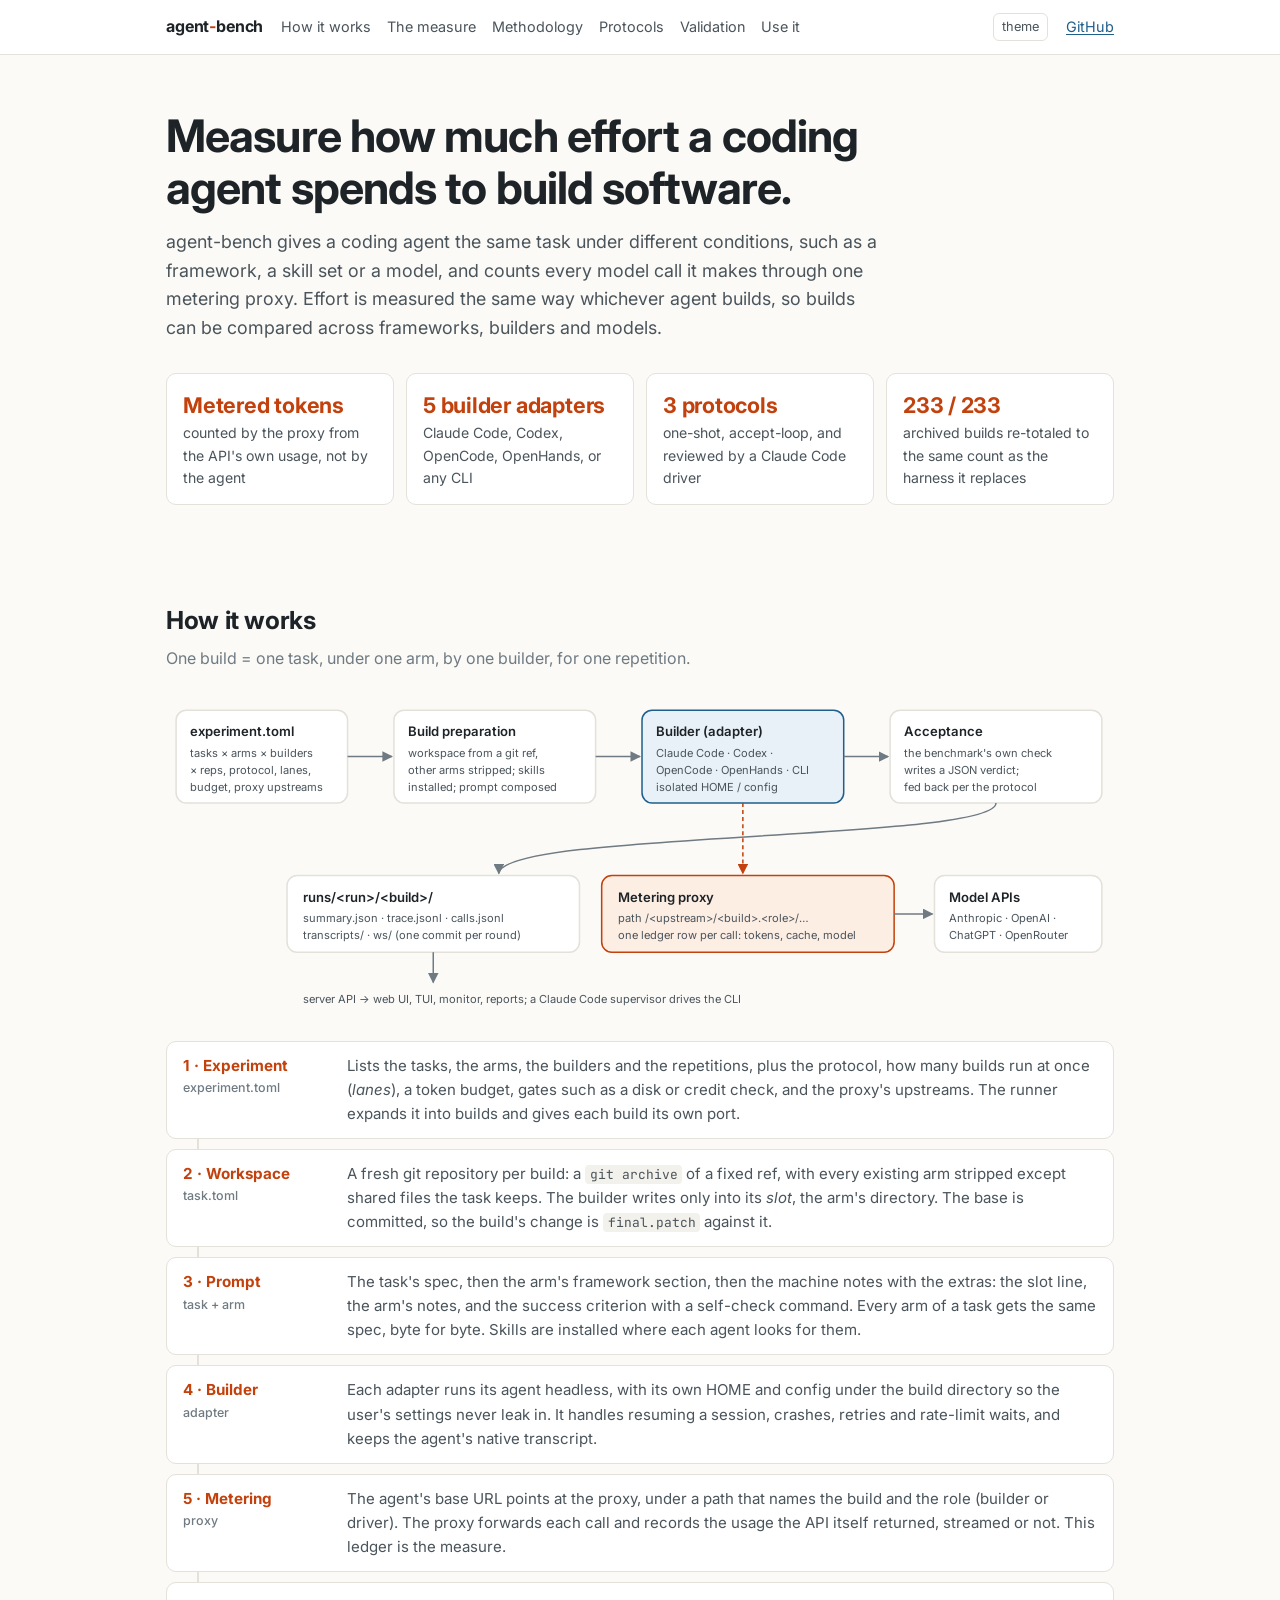
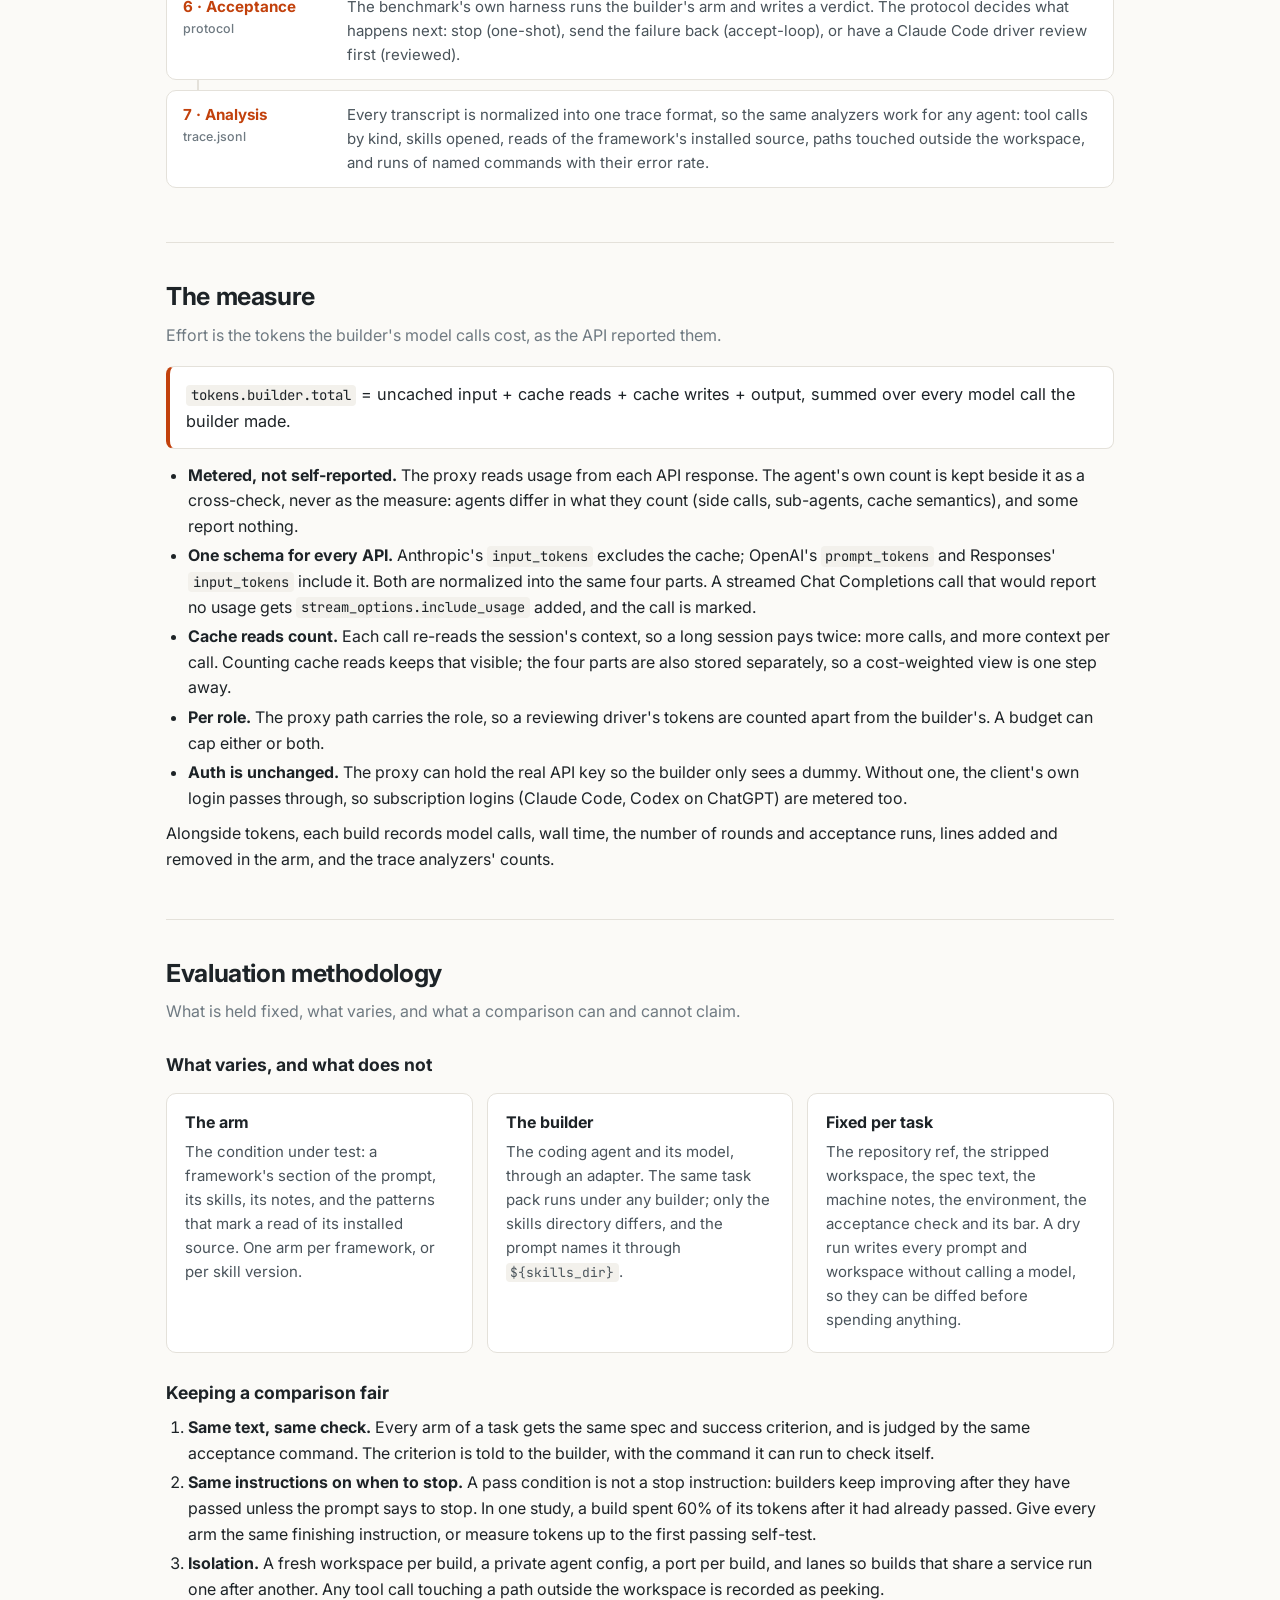
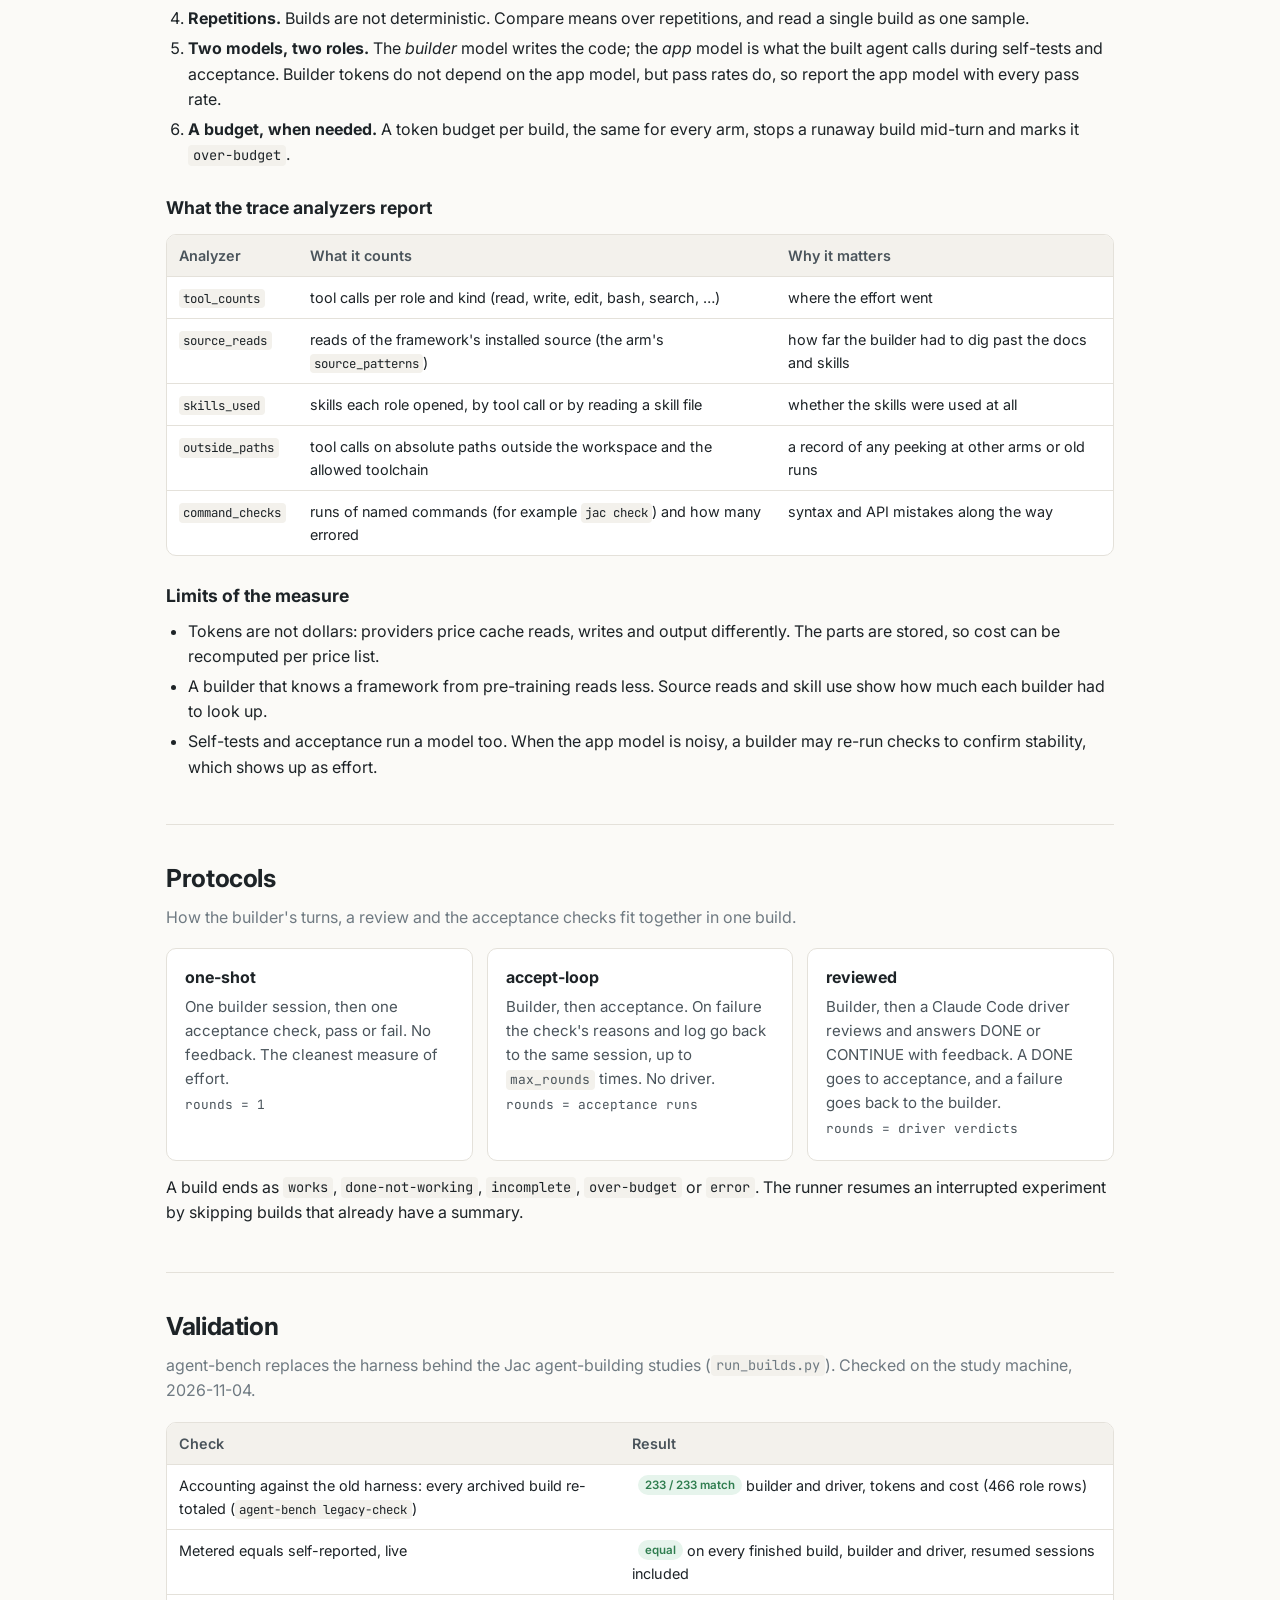
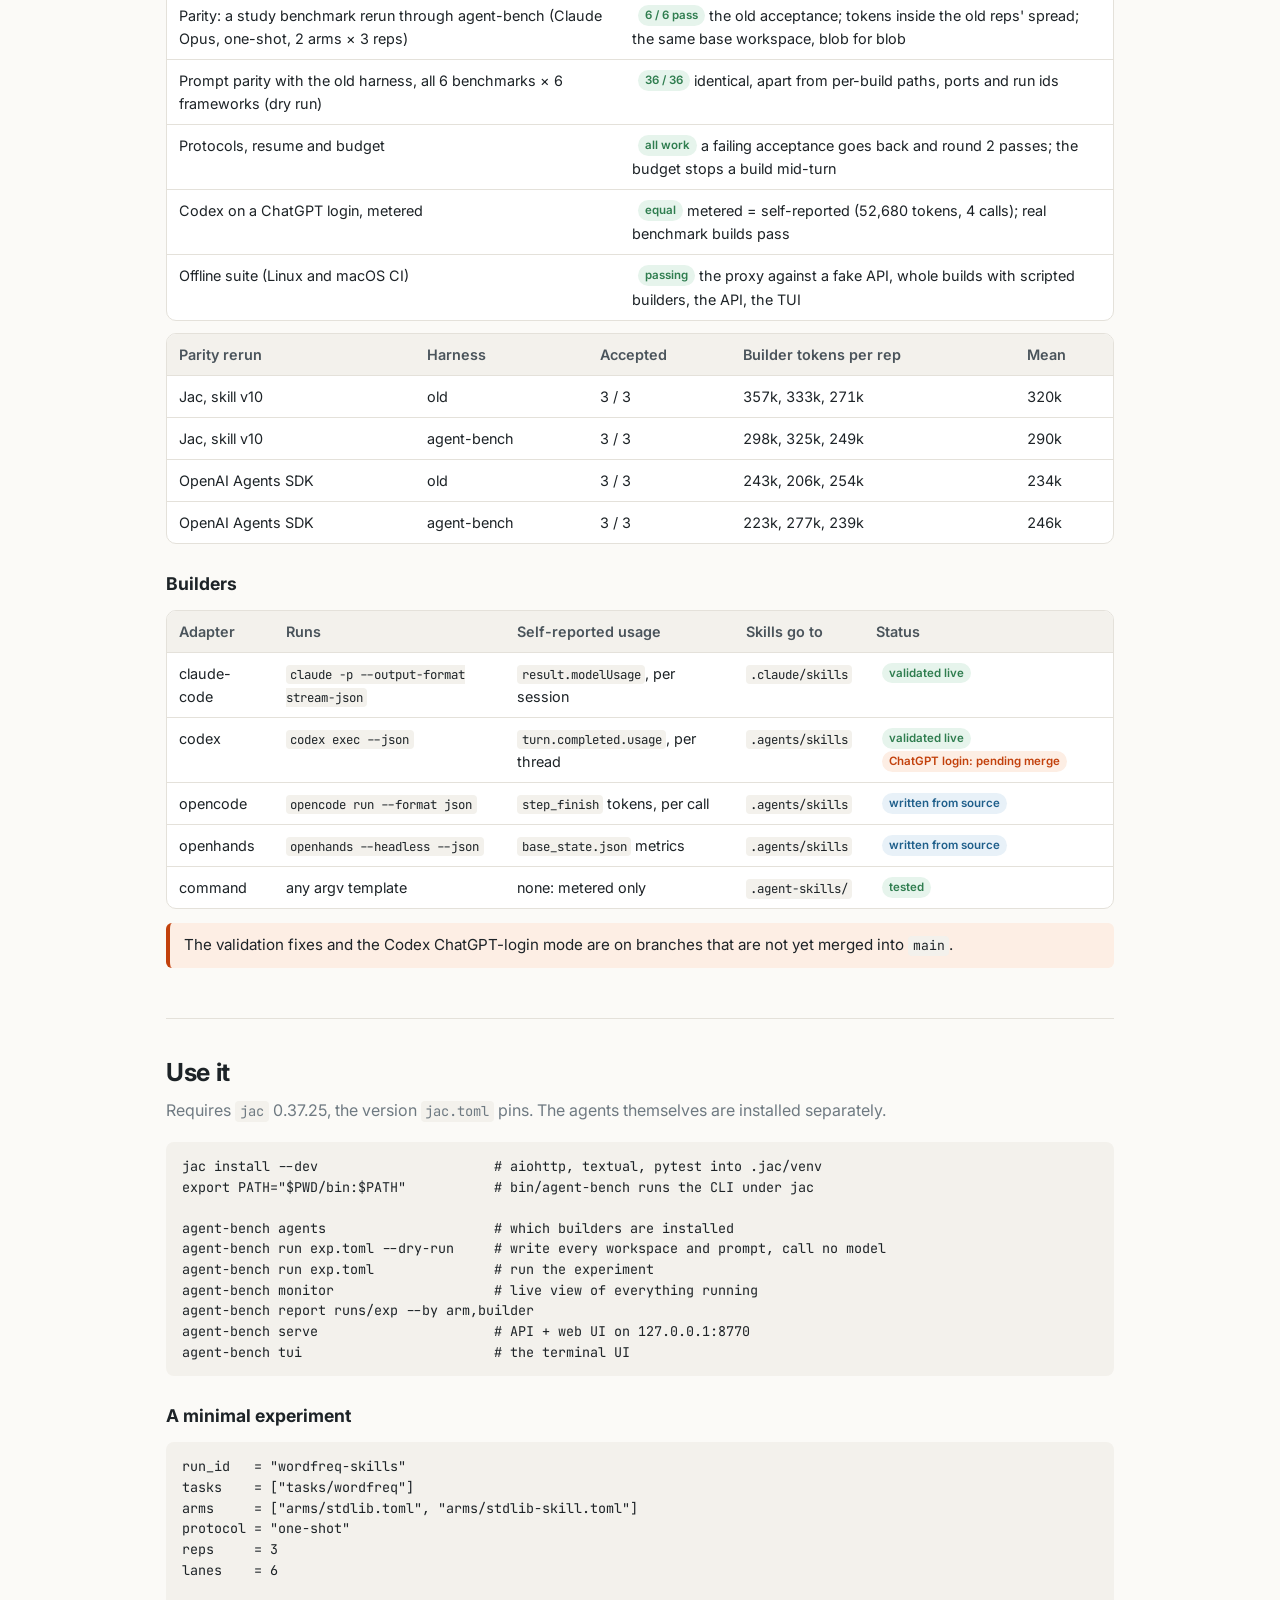
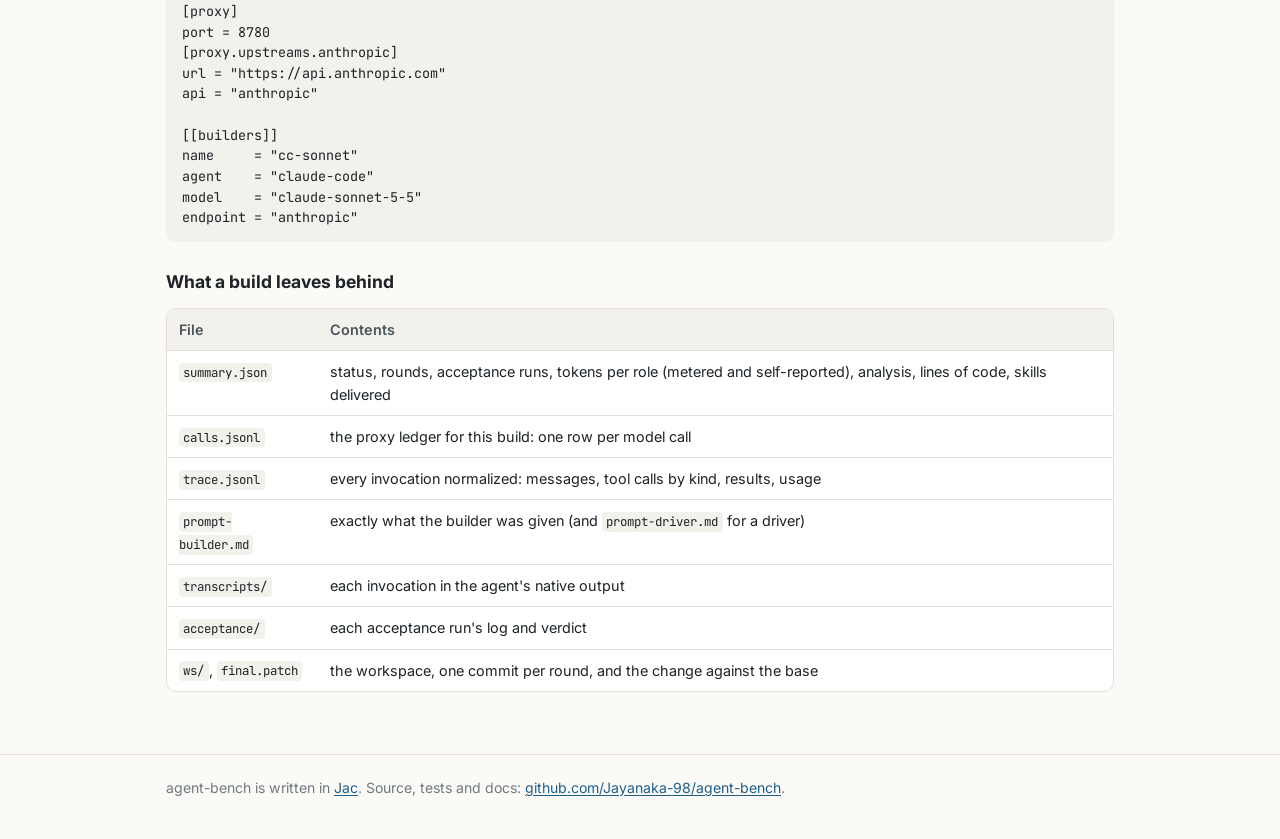
<file: index.html>
<!doctype html>
<html lang="en">
<head>
<meta charset="utf-8">
<meta name="viewport" content="width=device-width, initial-scale=1">
<title>agent-bench</title>
<meta name="description" content="agent-bench measures how much effort a coding agent spends to build software, and compares that effort across frameworks, builders and models.">
<link rel="preconnect" href="https://fonts.googleapis.com">
<link rel="preconnect" href="https://fonts.gstatic.com" crossorigin>
<link href="https://fonts.googleapis.com/css2?family=Inter:wght@400;500;600;700&family=JetBrains+Mono:wght@400;500&display=swap" rel="stylesheet">
<style>
:root {
  --bg: #fbfaf7; --surface: #ffffff; --ink: #1d2327; --ink-2: #4a545b; --muted: #6f7a82;
  --line: #e4e1da; --accent: #c2410c; --accent-soft: #fdeee4; --blue: #1f5f8b; --blue-soft: #e8f1f8;
  --green: #2f7d4f; --green-soft: #e6f4ec; --code-bg: #f3f1ec;
}
@media (prefers-color-scheme: dark) {
  :root:not([data-theme="light"]) {
    --bg: #14171a; --surface: #1b1f23; --ink: #e8eaec; --ink-2: #b9c0c6; --muted: #8d969d;
    --line: #2c3238; --accent: #f08a4b; --accent-soft: #3a2518; --blue: #79b4e0; --blue-soft: #1a2a37;
    --green: #6fc796; --green-soft: #183126; --code-bg: #22272c;
  }
}
:root[data-theme="dark"] {
  --bg: #14171a; --surface: #1b1f23; --ink: #e8eaec; --ink-2: #b9c0c6; --muted: #8d969d;
  --line: #2c3238; --accent: #f08a4b; --accent-soft: #3a2518; --blue: #79b4e0; --blue-soft: #1a2a37;
  --green: #6fc796; --green-soft: #183126; --code-bg: #22272c;
}
* { box-sizing: border-box; }
html { -webkit-text-size-adjust: 100%; }
body { margin: 0; background: var(--bg); color: var(--ink); font: 16px/1.6 Inter, system-ui, -apple-system, Segoe UI, sans-serif; }
a { color: var(--blue); text-decoration-thickness: 1px; text-underline-offset: 2px; }
code, pre, .mono { font-family: "JetBrains Mono", ui-monospace, SFMono-Regular, Menlo, monospace; font-size: .86em; }
code { background: var(--code-bg); padding: .1em .35em; border-radius: 4px; }
pre { background: var(--code-bg); padding: 14px 16px; border-radius: 8px; overflow-x: auto; line-height: 1.5; margin: 12px 0; }
pre code { background: none; padding: 0; font-size: .84rem; }
.wrap { max-width: 980px; margin: 0 auto; padding: 0 16px; }
header.top { border-bottom: 1px solid var(--line); background: var(--surface); position: sticky; top: 0; z-index: 5; }
header.top .wrap { display: flex; align-items: center; gap: 18px; height: 54px; }
.brand { font-weight: 700; letter-spacing: -.01em; color: var(--ink); text-decoration: none; }
.brand span { color: var(--accent); }
nav { display: flex; gap: 16px; overflow-x: auto; flex: 1; min-width: 0; scrollbar-width: none; }
@media (max-width: 640px) { nav { display: none; } header.top .wrap { justify-content: space-between; } }
.diagwrap { overflow-x: auto; margin: 8px 0 4px; }
.diagwrap .diagram { min-width: 760px; }
nav a { color: var(--ink-2); text-decoration: none; font-size: .9rem; white-space: nowrap; }
nav a:hover { color: var(--ink); }
.gh { font-size: .9rem; white-space: nowrap; }
.hero { padding: 56px 0 28px; }
.hero h1 { font-size: clamp(1.9rem, 4.6vw, 2.8rem); line-height: 1.15; letter-spacing: -.02em; margin: 0 0 14px; max-width: 780px; }
.hero p.lede { font-size: 1.12rem; color: var(--ink-2); max-width: 720px; margin: 0; }
.facts { display: grid; grid-template-columns: repeat(auto-fit, minmax(200px, 1fr)); gap: 12px; margin: 30px 0 8px; }
.fact { background: var(--surface); border: 1px solid var(--line); border-radius: 10px; padding: 14px 16px; }
.fact .v { font-size: 1.35rem; font-weight: 700; color: var(--accent); letter-spacing: -.01em; }
.fact .k { font-size: .88rem; color: var(--ink-2); }
section { padding: 34px 0 10px; border-top: 1px solid var(--line); margin-top: 26px; }
section:first-of-type { border-top: 0; }
h2 { font-size: 1.55rem; letter-spacing: -.015em; margin: 0 0 6px; }
h2 + .sub { color: var(--muted); margin: 0 0 18px; }
h3 { font-size: 1.1rem; margin: 26px 0 6px; }
p { margin: 10px 0; }
ul, ol { padding-left: 22px; margin: 8px 0; }
li { margin: 4px 0; }
.card { background: var(--surface); border: 1px solid var(--line); border-radius: 10px; padding: 16px 18px; }
.grid2 { display: grid; grid-template-columns: repeat(auto-fit, minmax(280px, 1fr)); gap: 14px; margin: 14px 0; }
.grid3 { display: grid; grid-template-columns: repeat(auto-fit, minmax(230px, 1fr)); gap: 14px; margin: 14px 0; }
.card h4 { margin: 0 0 4px; font-size: 1rem; }
.card p { margin: 4px 0; color: var(--ink-2); font-size: .94rem; }
.tag { display: inline-block; font-size: .72rem; font-weight: 600; padding: 1px 7px; border-radius: 999px; background: var(--blue-soft); color: var(--blue); vertical-align: 2px; margin-left: 6px; }
.tag.ok { background: var(--green-soft); color: var(--green); }
.tag.warn { background: var(--accent-soft); color: var(--accent); }
.tablewrap { overflow-x: auto; margin: 12px 0; border: 1px solid var(--line); border-radius: 10px; background: var(--surface); }
table { border-collapse: collapse; width: 100%; font-size: .9rem; }
th, td { text-align: left; padding: 9px 12px; border-bottom: 1px solid var(--line); vertical-align: top; }
th { font-weight: 600; color: var(--ink-2); background: var(--code-bg); }
tr:last-child td { border-bottom: 0; }
td.num { font-variant-numeric: tabular-nums; white-space: nowrap; }
.formula { font-size: 1.02rem; background: var(--surface); border: 1px solid var(--line); border-left: 4px solid var(--accent); border-radius: 8px; padding: 14px 16px; margin: 14px 0; }
.note { border-left: 4px solid var(--blue); background: var(--blue-soft); padding: 10px 14px; border-radius: 6px; margin: 14px 0; color: var(--ink); font-size: .95rem; }
.note.warn { border-color: var(--accent); background: var(--accent-soft); }
/* pipeline */
.flow { display: grid; grid-template-columns: 1fr; gap: 10px; margin: 18px 0; }
.stage { display: grid; grid-template-columns: 150px 1fr; gap: 14px; align-items: start; background: var(--surface); border: 1px solid var(--line); border-radius: 10px; padding: 12px 16px; position: relative; }
.stage .n { font-weight: 700; color: var(--accent); font-size: .95rem; }
.stage .n small { display: block; color: var(--muted); font-weight: 500; font-size: .78rem; }
.stage p { margin: 0; color: var(--ink-2); font-size: .94rem; }
.stage + .stage::before { content: ""; position: absolute; left: 30px; top: -11px; width: 2px; height: 10px; background: var(--line); }
@media (max-width: 560px) { .stage { grid-template-columns: 1fr; gap: 4px; } }
.diagram { width: 100%; height: auto; display: block; }
.diagram text { font-family: Inter, system-ui, sans-serif; fill: var(--ink); }
.diagram .box { fill: var(--surface); stroke: var(--line); stroke-width: 1.5; }
.diagram .boxa { fill: var(--accent-soft); stroke: var(--accent); stroke-width: 1.5; }
.diagram .boxb { fill: var(--blue-soft); stroke: var(--blue); stroke-width: 1.5; }
.diagram .lbl { font-size: 13px; font-weight: 600; }
.diagram .sm { font-size: 11px; fill: var(--ink-2); }
.diagram .arrow { stroke: var(--muted); stroke-width: 1.5; fill: none; marker-end: url(#ah); }
.diagram .dash { stroke: var(--accent); stroke-width: 1.5; fill: none; stroke-dasharray: 4 3; marker-end: url(#aha); }
footer { border-top: 1px solid var(--line); margin-top: 40px; padding: 22px 0 40px; color: var(--muted); font-size: .88rem; }
.themebtn { background: none; border: 1px solid var(--line); color: var(--ink-2); border-radius: 6px; padding: 3px 8px; font: inherit; font-size: .8rem; cursor: pointer; }
</style>
</head>
<body>
<header class="top">
  <div class="wrap">
    <a class="brand" href="#">agent<span>-</span>bench</a>
    <nav>
      <a href="#how">How it works</a>
      <a href="#measure">The measure</a>
      <a href="#method">Methodology</a>
      <a href="#protocols">Protocols</a>
      <a href="#validation">Validation</a>
      <a href="#use">Use it</a>
    </nav>
    <button class="themebtn" id="theme" aria-label="Toggle theme">theme</button>
    <a class="gh" href="https://github.com/Jayanaka-98/agent-bench">GitHub</a>
  </div>
</header>

<main class="wrap">
  <div class="hero">
    <h1>Measure how much effort a coding agent spends to build software.</h1>
    <p class="lede">agent-bench gives a coding agent the same task under different conditions, such as a framework, a skill set or a model, and counts every model call it makes through one metering proxy. Effort is measured the same way whichever agent builds, so builds can be compared across frameworks, builders and models.</p>
    <div class="facts">
      <div class="fact"><div class="v">Metered tokens</div><div class="k">counted by the proxy from the API's own usage, not by the agent</div></div>
      <div class="fact"><div class="v">5 builder adapters</div><div class="k">Claude Code, Codex, OpenCode, OpenHands, or any CLI</div></div>
      <div class="fact"><div class="v">3 protocols</div><div class="k">one-shot, accept-loop, and reviewed by a Claude Code driver</div></div>
      <div class="fact"><div class="v">233 / 233</div><div class="k">archived builds re-totaled to the same count as the harness it replaces</div></div>
    </div>
  </div>

  <section id="how">
    <h2>How it works</h2>
    <p class="sub">One build = one task, under one arm, by one builder, for one repetition.</p>

    <div class="diagwrap"><svg class="diagram" viewBox="0 0 940 330" role="img" aria-label="An experiment fans out into builds. Each build prepares a workspace and a prompt, runs the builder through the protocol, sends every model call through the metering proxy, and checks the result with acceptance.">
      <defs>
        <marker id="ah" viewBox="0 0 10 10" refX="9" refY="5" markerWidth="7" markerHeight="7" orient="auto-start-reverse"><path d="M0,0 L10,5 L0,10 z" fill="currentColor" style="color:var(--muted)"/></marker>
        <marker id="aha" viewBox="0 0 10 10" refX="9" refY="5" markerWidth="7" markerHeight="7" orient="auto-start-reverse"><path d="M0,0 L10,5 L0,10 z" style="fill:var(--accent)"/></marker>
      </defs>
      <rect class="box" x="10" y="20" width="170" height="92" rx="10"/>
      <text class="lbl" x="24" y="46">experiment.toml</text>
      <text class="sm" x="24" y="66">tasks × arms × builders</text>
      <text class="sm" x="24" y="83">× reps, protocol, lanes,</text>
      <text class="sm" x="24" y="100">budget, proxy upstreams</text>
      <path class="arrow" d="M180 66 H224"/>
      <rect class="box" x="226" y="20" width="200" height="92" rx="10"/>
      <text class="lbl" x="240" y="46">Build preparation</text>
      <text class="sm" x="240" y="66">workspace from a git ref,</text>
      <text class="sm" x="240" y="83">other arms stripped; skills</text>
      <text class="sm" x="240" y="100">installed; prompt composed</text>
      <path class="arrow" d="M426 66 H470"/>
      <rect class="boxb" x="472" y="20" width="200" height="92" rx="10"/>
      <text class="lbl" x="486" y="46">Builder (adapter)</text>
      <text class="sm" x="486" y="66">Claude Code · Codex ·</text>
      <text class="sm" x="486" y="83">OpenCode · OpenHands · CLI</text>
      <text class="sm" x="486" y="100">isolated HOME / config</text>
      <path class="arrow" d="M672 66 H716"/>
      <rect class="box" x="718" y="20" width="210" height="92" rx="10"/>
      <text class="lbl" x="732" y="46">Acceptance</text>
      <text class="sm" x="732" y="66">the benchmark's own check</text>
      <text class="sm" x="732" y="83">writes a JSON verdict;</text>
      <text class="sm" x="732" y="100">fed back per the protocol</text>
      <path class="dash" d="M572 112 V182"/>
      <rect class="boxa" x="432" y="184" width="290" height="76" rx="10"/>
      <text class="lbl" x="448" y="210">Metering proxy</text>
      <text class="sm" x="448" y="230">path /&lt;upstream&gt;/&lt;build&gt;.&lt;role&gt;/…</text>
      <text class="sm" x="448" y="247">one ledger row per call: tokens, cache, model</text>
      <path class="arrow" d="M722 222 H760"/>
      <rect class="box" x="762" y="184" width="166" height="76" rx="10"/>
      <text class="lbl" x="776" y="210">Model APIs</text>
      <text class="sm" x="776" y="230">Anthropic · OpenAI ·</text>
      <text class="sm" x="776" y="247">ChatGPT · OpenRouter</text>
      <path class="arrow" d="M823 112 C 823 150, 330 140, 330 182"/>
      <rect class="box" x="120" y="184" width="290" height="76" rx="10"/>
      <text class="lbl" x="136" y="210">runs/&lt;run&gt;/&lt;build&gt;/</text>
      <text class="sm" x="136" y="230">summary.json · trace.jsonl · calls.jsonl</text>
      <text class="sm" x="136" y="247">transcripts/ · ws/ (one commit per round)</text>
      <path class="arrow" d="M265 260 V290"/>
      <text class="sm" x="136" y="310">server API → web UI, TUI, monitor, reports; a Claude Code supervisor drives the CLI</text>
    </svg></div>

    <div class="flow">
      <div class="stage"><div class="n">1 · Experiment<small>experiment.toml</small></div><p>Lists the tasks, the arms, the builders and the repetitions, plus the protocol, how many builds run at once (<em>lanes</em>), a token budget, gates such as a disk or credit check, and the proxy's upstreams. The runner expands it into builds and gives each build its own port.</p></div>
      <div class="stage"><div class="n">2 · Workspace<small>task.toml</small></div><p>A fresh git repository per build: a <code>git archive</code> of a fixed ref, with every existing arm stripped except shared files the task keeps. The builder writes only into its <em>slot</em>, the arm's directory. The base is committed, so the build's change is <code>final.patch</code> against it.</p></div>
      <div class="stage"><div class="n">3 · Prompt<small>task + arm</small></div><p>The task's spec, then the arm's framework section, then the machine notes with the extras: the slot line, the arm's notes, and the success criterion with a self-check command. Every arm of a task gets the same spec, byte for byte. Skills are installed where each agent looks for them.</p></div>
      <div class="stage"><div class="n">4 · Builder<small>adapter</small></div><p>Each adapter runs its agent headless, with its own HOME and config under the build directory so the user's settings never leak in. It handles resuming a session, crashes, retries and rate-limit waits, and keeps the agent's native transcript.</p></div>
      <div class="stage"><div class="n">5 · Metering<small>proxy</small></div><p>The agent's base URL points at the proxy, under a path that names the build and the role (builder or driver). The proxy forwards each call and records the usage the API itself returned, streamed or not. This ledger is the measure.</p></div>
      <div class="stage"><div class="n">6 · Acceptance<small>protocol</small></div><p>The benchmark's own harness runs the builder's arm and writes a verdict. The protocol decides what happens next: stop (one-shot), send the failure back (accept-loop), or have a Claude Code driver review first (reviewed).</p></div>
      <div class="stage"><div class="n">7 · Analysis<small>trace.jsonl</small></div><p>Every transcript is normalized into one trace format, so the same analyzers work for any agent: tool calls by kind, skills opened, reads of the framework's installed source, paths touched outside the workspace, and runs of named commands with their error rate.</p></div>
    </div>
  </section>

  <section id="measure">
    <h2>The measure</h2>
    <p class="sub">Effort is the tokens the builder's model calls cost, as the API reported them.</p>
    <div class="formula"><code>tokens.builder.total</code> = uncached input + cache reads + cache writes + output, summed over every model call the builder made.</div>
    <ul>
      <li><strong>Metered, not self-reported.</strong> The proxy reads usage from each API response. The agent's own count is kept beside it as a cross-check, never as the measure: agents differ in what they count (side calls, sub-agents, cache semantics), and some report nothing.</li>
      <li><strong>One schema for every API.</strong> Anthropic's <code>input_tokens</code> excludes the cache; OpenAI's <code>prompt_tokens</code> and Responses' <code>input_tokens</code> include it. Both are normalized into the same four parts. A streamed Chat Completions call that would report no usage gets <code>stream_options.include_usage</code> added, and the call is marked.</li>
      <li><strong>Cache reads count.</strong> Each call re-reads the session's context, so a long session pays twice: more calls, and more context per call. Counting cache reads keeps that visible; the four parts are also stored separately, so a cost-weighted view is one step away.</li>
      <li><strong>Per role.</strong> The proxy path carries the role, so a reviewing driver's tokens are counted apart from the builder's. A budget can cap either or both.</li>
      <li><strong>Auth is unchanged.</strong> The proxy can hold the real API key so the builder only sees a dummy. Without one, the client's own login passes through, so subscription logins (Claude Code, Codex on ChatGPT) are metered too.</li>
    </ul>
    <p>Alongside tokens, each build records model calls, wall time, the number of rounds and acceptance runs, lines added and removed in the arm, and the trace analyzers' counts.</p>
  </section>

  <section id="method">
    <h2>Evaluation methodology</h2>
    <p class="sub">What is held fixed, what varies, and what a comparison can and cannot claim.</p>

    <h3>What varies, and what does not</h3>
    <div class="grid3">
      <div class="card"><h4>The arm</h4><p>The condition under test: a framework's section of the prompt, its skills, its notes, and the patterns that mark a read of its installed source. One arm per framework, or per skill version.</p></div>
      <div class="card"><h4>The builder</h4><p>The coding agent and its model, through an adapter. The same task pack runs under any builder; only the skills directory differs, and the prompt names it through <code>${skills_dir}</code>.</p></div>
      <div class="card"><h4>Fixed per task</h4><p>The repository ref, the stripped workspace, the spec text, the machine notes, the environment, the acceptance check and its bar. A dry run writes every prompt and workspace without calling a model, so they can be diffed before spending anything.</p></div>
    </div>

    <h3>Keeping a comparison fair</h3>
    <ol>
      <li><strong>Same text, same check.</strong> Every arm of a task gets the same spec and success criterion, and is judged by the same acceptance command. The criterion is told to the builder, with the command it can run to check itself.</li>
      <li><strong>Same instructions on when to stop.</strong> A pass condition is not a stop instruction: builders keep improving after they have passed unless the prompt says to stop. In one study, a build spent 60% of its tokens after it had already passed. Give every arm the same finishing instruction, or measure tokens up to the first passing self-test.</li>
      <li><strong>Isolation.</strong> A fresh workspace per build, a private agent config, a port per build, and lanes so builds that share a service run one after another. Any tool call touching a path outside the workspace is recorded as peeking.</li>
      <li><strong>Repetitions.</strong> Builds are not deterministic. Compare means over repetitions, and read a single build as one sample.</li>
      <li><strong>Two models, two roles.</strong> The <em>builder</em> model writes the code; the <em>app</em> model is what the built agent calls during self-tests and acceptance. Builder tokens do not depend on the app model, but pass rates do, so report the app model with every pass rate.</li>
      <li><strong>A budget, when needed.</strong> A token budget per build, the same for every arm, stops a runaway build mid-turn and marks it <code>over-budget</code>.</li>
    </ol>

    <h3>What the trace analyzers report</h3>
    <div class="tablewrap"><table>
      <thead><tr><th>Analyzer</th><th>What it counts</th><th>Why it matters</th></tr></thead>
      <tbody>
        <tr><td><code>tool_counts</code></td><td>tool calls per role and kind (read, write, edit, bash, search, …)</td><td>where the effort went</td></tr>
        <tr><td><code>source_reads</code></td><td>reads of the framework's installed source (the arm's <code>source_patterns</code>)</td><td>how far the builder had to dig past the docs and skills</td></tr>
        <tr><td><code>skills_used</code></td><td>skills each role opened, by tool call or by reading a skill file</td><td>whether the skills were used at all</td></tr>
        <tr><td><code>outside_paths</code></td><td>tool calls on absolute paths outside the workspace and the allowed toolchain</td><td>a record of any peeking at other arms or old runs</td></tr>
        <tr><td><code>command_checks</code></td><td>runs of named commands (for example <code>jac check</code>) and how many errored</td><td>syntax and API mistakes along the way</td></tr>
      </tbody>
    </table></div>

    <h3>Limits of the measure</h3>
    <ul>
      <li>Tokens are not dollars: providers price cache reads, writes and output differently. The parts are stored, so cost can be recomputed per price list.</li>
      <li>A builder that knows a framework from pre-training reads less. Source reads and skill use show how much each builder had to look up.</li>
      <li>Self-tests and acceptance run a model too. When the app model is noisy, a builder may re-run checks to confirm stability, which shows up as effort.</li>
    </ul>
  </section>

  <section id="protocols">
    <h2>Protocols</h2>
    <p class="sub">How the builder's turns, a review and the acceptance checks fit together in one build.</p>
    <div class="grid3">
      <div class="card"><h4>one-shot</h4><p>One builder session, then one acceptance check, pass or fail. No feedback. The cleanest measure of effort.</p><p class="mono" style="font-size:.8rem">rounds = 1</p></div>
      <div class="card"><h4>accept-loop</h4><p>Builder, then acceptance. On failure the check's reasons and log go back to the same session, up to <code>max_rounds</code> times. No driver.</p><p class="mono" style="font-size:.8rem">rounds = acceptance runs</p></div>
      <div class="card"><h4>reviewed</h4><p>Builder, then a Claude Code driver reviews and answers DONE or CONTINUE with feedback. A DONE goes to acceptance, and a failure goes back to the builder.</p><p class="mono" style="font-size:.8rem">rounds = driver verdicts</p></div>
    </div>
    <p>A build ends as <code>works</code>, <code>done-not-working</code>, <code>incomplete</code>, <code>over-budget</code> or <code>error</code>. The runner resumes an interrupted experiment by skipping builds that already have a summary.</p>
  </section>

  <section id="validation">
    <h2>Validation</h2>
    <p class="sub">agent-bench replaces the harness behind the Jac agent-building studies (<code>run_builds.py</code>). Checked on the study machine, 2026-11-04.</p>
    <div class="tablewrap"><table>
      <thead><tr><th>Check</th><th>Result</th></tr></thead>
      <tbody>
        <tr><td>Accounting against the old harness: every archived build re-totaled (<code>agent-bench legacy-check</code>)</td><td><span class="tag ok">233 / 233 match</span> builder and driver, tokens and cost (466 role rows)</td></tr>
        <tr><td>Metered equals self-reported, live</td><td><span class="tag ok">equal</span> on every finished build, builder and driver, resumed sessions included</td></tr>
        <tr><td>Parity: a study benchmark rerun through agent-bench (Claude Opus, one-shot, 2 arms × 3 reps)</td><td><span class="tag ok">6 / 6 pass</span> the old acceptance; tokens inside the old reps' spread; the same base workspace, blob for blob</td></tr>
        <tr><td>Prompt parity with the old harness, all 6 benchmarks × 6 frameworks (dry run)</td><td><span class="tag ok">36 / 36</span> identical, apart from per-build paths, ports and run ids</td></tr>
        <tr><td>Protocols, resume and budget</td><td><span class="tag ok">all work</span> a failing acceptance goes back and round 2 passes; the budget stops a build mid-turn</td></tr>
        <tr><td>Codex on a ChatGPT login, metered</td><td><span class="tag ok">equal</span> metered = self-reported (52,680 tokens, 4 calls); real benchmark builds pass</td></tr>
        <tr><td>Offline suite (Linux and macOS CI)</td><td><span class="tag ok">passing</span> the proxy against a fake API, whole builds with scripted builders, the API, the TUI</td></tr>
      </tbody>
    </table></div>
    <div class="tablewrap"><table>
      <thead><tr><th>Parity rerun</th><th>Harness</th><th>Accepted</th><th class="num">Builder tokens per rep</th><th class="num">Mean</th></tr></thead>
      <tbody>
        <tr><td>Jac, skill v10</td><td>old</td><td>3 / 3</td><td class="num">357k, 333k, 271k</td><td class="num">320k</td></tr>
        <tr><td>Jac, skill v10</td><td>agent-bench</td><td>3 / 3</td><td class="num">298k, 325k, 249k</td><td class="num">290k</td></tr>
        <tr><td>OpenAI Agents SDK</td><td>old</td><td>3 / 3</td><td class="num">243k, 206k, 254k</td><td class="num">234k</td></tr>
        <tr><td>OpenAI Agents SDK</td><td>agent-bench</td><td>3 / 3</td><td class="num">223k, 277k, 239k</td><td class="num">246k</td></tr>
      </tbody>
    </table></div>

    <h3>Builders</h3>
    <div class="tablewrap"><table>
      <thead><tr><th>Adapter</th><th>Runs</th><th>Self-reported usage</th><th>Skills go to</th><th>Status</th></tr></thead>
      <tbody>
        <tr><td>claude-code</td><td><code>claude -p --output-format stream-json</code></td><td><code>result.modelUsage</code>, per session</td><td><code>.claude/skills</code></td><td><span class="tag ok">validated live</span></td></tr>
        <tr><td>codex</td><td><code>codex exec --json</code></td><td><code>turn.completed.usage</code>, per thread</td><td><code>.agents/skills</code></td><td><span class="tag ok">validated live</span> <span class="tag warn">ChatGPT login: pending merge</span></td></tr>
        <tr><td>opencode</td><td><code>opencode run --format json</code></td><td><code>step_finish</code> tokens, per call</td><td><code>.agents/skills</code></td><td><span class="tag">written from source</span></td></tr>
        <tr><td>openhands</td><td><code>openhands --headless --json</code></td><td><code>base_state.json</code> metrics</td><td><code>.agents/skills</code></td><td><span class="tag">written from source</span></td></tr>
        <tr><td>command</td><td>any argv template</td><td>none: metered only</td><td><code>.agent-skills/</code></td><td><span class="tag ok">tested</span></td></tr>
      </tbody>
    </table></div>
    <p class="note warn">The validation fixes and the Codex ChatGPT-login mode are on branches that are not yet merged into <code>main</code>.</p>
  </section>

  <section id="use">
    <h2>Use it</h2>
    <p class="sub">Requires <code>jac</code> 0.37.25, the version <code>jac.toml</code> pins. The agents themselves are installed separately.</p>
<pre><code>jac install --dev                      # aiohttp, textual, pytest into .jac/venv
export PATH="$PWD/bin:$PATH"           # bin/agent-bench runs the CLI under jac

agent-bench agents                     # which builders are installed
agent-bench run exp.toml --dry-run     # write every workspace and prompt, call no model
agent-bench run exp.toml               # run the experiment
agent-bench monitor                    # live view of everything running
agent-bench report runs/exp --by arm,builder
agent-bench serve                      # API + web UI on 127.0.0.1:8770
agent-bench tui                        # the terminal UI</code></pre>

    <h3>A minimal experiment</h3>
<pre><code>run_id   = "wordfreq-skills"
tasks    = ["tasks/wordfreq"]
arms     = ["arms/stdlib.toml", "arms/stdlib-skill.toml"]
protocol = "one-shot"
reps     = 3
lanes    = 6

[proxy]
port = 8780
[proxy.upstreams.anthropic]
url = "https://api.anthropic.com"
api = "anthropic"

[[builders]]
name     = "cc-sonnet"
agent    = "claude-code"
model    = "claude-sonnet-5-5"
endpoint = "anthropic"</code></pre>

    <h3>What a build leaves behind</h3>
    <div class="tablewrap"><table>
      <thead><tr><th>File</th><th>Contents</th></tr></thead>
      <tbody>
        <tr><td><code>summary.json</code></td><td>status, rounds, acceptance runs, tokens per role (metered and self-reported), analysis, lines of code, skills delivered</td></tr>
        <tr><td><code>calls.jsonl</code></td><td>the proxy ledger for this build: one row per model call</td></tr>
        <tr><td><code>trace.jsonl</code></td><td>every invocation normalized: messages, tool calls by kind, results, usage</td></tr>
        <tr><td><code>prompt-builder.md</code></td><td>exactly what the builder was given (and <code>prompt-driver.md</code> for a driver)</td></tr>
        <tr><td><code>transcripts/</code></td><td>each invocation in the agent's native output</td></tr>
        <tr><td><code>acceptance/</code></td><td>each acceptance run's log and verdict</td></tr>
        <tr><td><code>ws/</code>, <code>final.patch</code></td><td>the workspace, one commit per round, and the change against the base</td></tr>
      </tbody>
    </table></div>
  </section>
</main>

<footer>
  <div class="wrap">agent-bench is written in <a href="https://www.jac-lang.org">Jac</a>. Source, tests and docs: <a href="https://github.com/Jayanaka-98/agent-bench">github.com/Jayanaka-98/agent-bench</a>.</div>
</footer>
<script>
(function () {
  var root = document.documentElement, btn = document.getElementById("theme");
  try { var t = localStorage.getItem("ab-theme"); if (t) root.setAttribute("data-theme", t); } catch (e) {}
  btn.addEventListener("click", function () {
    var dark = root.getAttribute("data-theme") ? root.getAttribute("data-theme") === "dark"
      : window.matchMedia("(prefers-color-scheme: dark)").matches;
    var next = dark ? "light" : "dark";
    root.setAttribute("data-theme", next);
    try { localStorage.setItem("ab-theme", next); } catch (e) {}
  });
})();
</script>
</body>
</html>
</file>
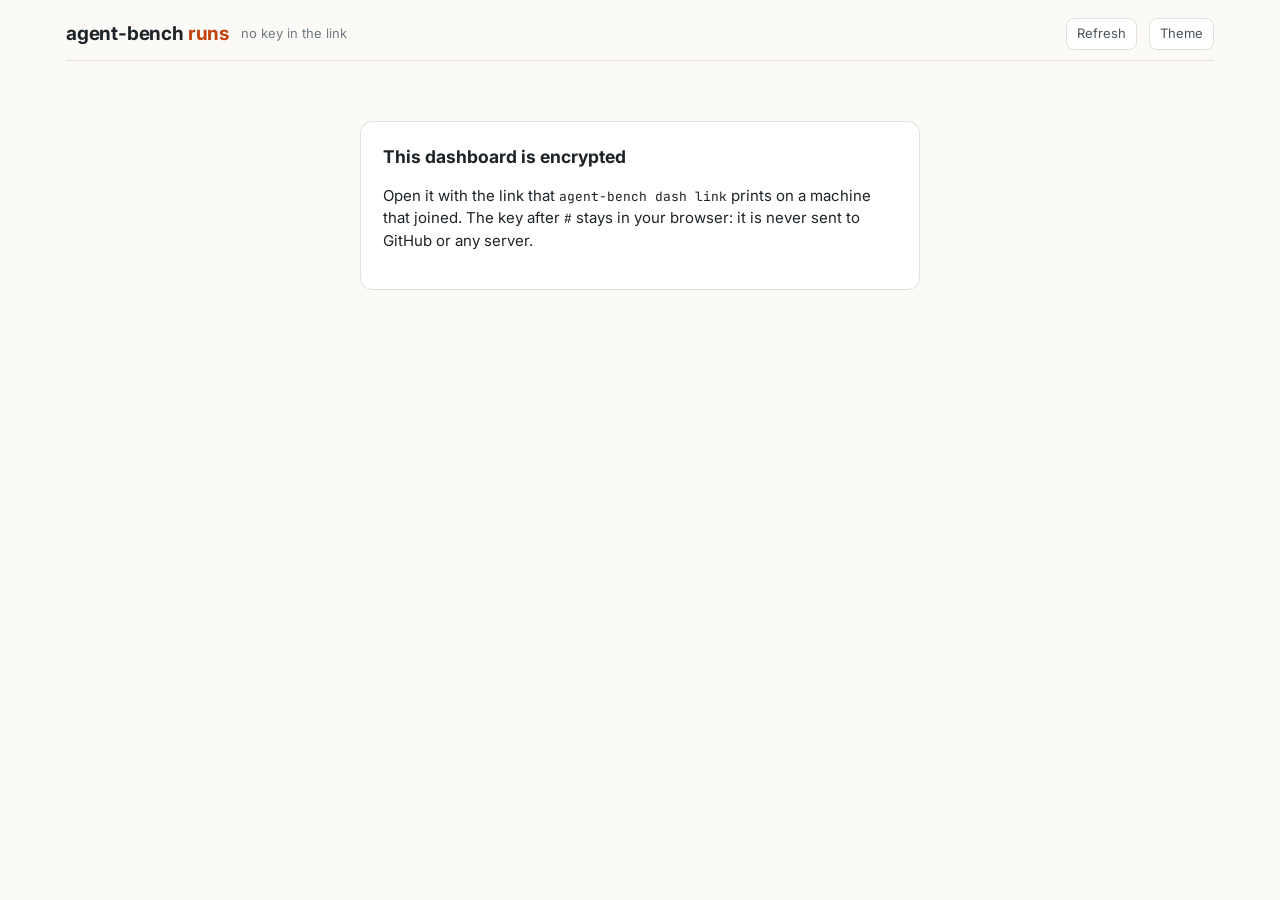
<file: dash-page/index.html>
<!doctype html>
<html lang="en">
<head>
<meta charset="utf-8">
<meta name="viewport" content="width=device-width, initial-scale=1">
<title>agent-bench runs</title>
<meta name="robots" content="noindex">
<link rel="preconnect" href="https://fonts.googleapis.com">
<link rel="preconnect" href="https://fonts.gstatic.com" crossorigin>
<link href="https://fonts.googleapis.com/css2?family=Inter:wght@400;500;600;700&family=JetBrains+Mono:wght@400;500&display=swap" rel="stylesheet">
<style>
:root {
  --bg: #fbfaf7; --surface: #ffffff; --ink: #1d2327; --ink-2: #4a545b; --muted: #6f7a82;
  --line: #e4e1da; --accent: #c2410c; --accent-soft: #fdeee4; --blue: #1f5f8b; --blue-soft: #e8f1f8;
  --green: #2f7d4f; --green-soft: #e6f4ec; --red: #b42318; --red-soft: #fdecea; --amber: #a15c07; --amber-soft: #fdf3e2;
  --t-cache: #9fb9cc; --t-input: #1f5f8b; --t-write: #d39a43; --t-output: #c2410c;
  --c1: #1f5f8b; --c2: #c2410c; --c3: #2f7d4f; --c4: #7c3aed; --c5: #a15c07; --c6: #0e7490;
  --code-bg: #f3f1ec;
}
@media (prefers-color-scheme: dark) {
  :root:not([data-theme="light"]) {
    --bg: #14171a; --surface: #1b1f23; --ink: #e8eaec; --ink-2: #b9c0c6; --muted: #8d969d;
    --line: #2c3238; --accent: #f08a4b; --accent-soft: #3a2518; --blue: #79b4e0; --blue-soft: #1a2a37;
    --green: #6fc796; --green-soft: #183126; --red: #f2837a; --red-soft: #3a1c1a; --amber: #e8b25c; --amber-soft: #352816;
    --t-cache: #4d6a80; --t-input: #79b4e0; --t-write: #e8b25c; --t-output: #f08a4b;
    --c1: #79b4e0; --c2: #f08a4b; --c3: #6fc796; --c4: #b69cf7; --c5: #e8b25c; --c6: #5ec8d8;
    --code-bg: #22272c;
  }
}
:root[data-theme="dark"] {
  --bg: #14171a; --surface: #1b1f23; --ink: #e8eaec; --ink-2: #b9c0c6; --muted: #8d969d;
  --line: #2c3238; --accent: #f08a4b; --accent-soft: #3a2518; --blue: #79b4e0; --blue-soft: #1a2a37;
  --green: #6fc796; --green-soft: #183126; --red: #f2837a; --red-soft: #3a1c1a; --amber: #e8b25c; --amber-soft: #352816;
  --t-cache: #4d6a80; --t-input: #79b4e0; --t-write: #e8b25c; --t-output: #f08a4b;
  --c1: #79b4e0; --c2: #f08a4b; --c3: #6fc796; --c4: #b69cf7; --c5: #e8b25c; --c6: #5ec8d8;
  --code-bg: #22272c;
}
* { box-sizing: border-box; }
html { -webkit-text-size-adjust: 100%; }
body { margin: 0; background: var(--bg); color: var(--ink); font: 15px/1.5 Inter, system-ui, -apple-system, sans-serif; }
.mono, code { font-family: "JetBrains Mono", ui-monospace, SFMono-Regular, Menlo, monospace; font-size: .86em; }
a { color: var(--blue); }
.wrap { max-width: 1180px; margin: 0 auto; padding: 0 16px 48px; }
header.top { display: flex; align-items: center; gap: 12px; padding: 18px 0 10px; border-bottom: 1px solid var(--line); margin-bottom: 18px; flex-wrap: wrap; }
header.top h1 { font-size: 19px; margin: 0; letter-spacing: -.01em; }
header.top h1 span { color: var(--accent); }
.status { color: var(--muted); font-size: 13px; flex: 1; min-width: 0; }
.btn { border: 1px solid var(--line); background: var(--surface); color: var(--ink-2); border-radius: 8px; padding: 5px 10px; font: inherit; font-size: 13px; cursor: pointer; }
.btn:hover { color: var(--ink); border-color: var(--muted); }
h2 { font-size: 15px; margin: 26px 0 10px; color: var(--ink-2); text-transform: uppercase; letter-spacing: .06em; font-weight: 600; }
.card { background: var(--surface); border: 1px solid var(--line); border-radius: 12px; }
.machines { display: grid; grid-template-columns: repeat(auto-fill, minmax(230px, 1fr)); gap: 12px; }
.machine { padding: 12px 14px; }
.machine .name { font-weight: 600; display: flex; align-items: center; gap: 8px; }
.dot { width: 9px; height: 9px; border-radius: 50%; background: var(--green); flex: none; }
.dot.stale { background: var(--red); }
.dot.idle { background: var(--muted); }
.machine .meta { color: var(--muted); font-size: 13px; margin-top: 4px; }
.meter { height: 6px; background: var(--code-bg); border-radius: 4px; overflow: hidden; margin-top: 8px; }
.meter > i { display: block; height: 100%; background: var(--blue); }
.meter > i.hot { background: var(--red); }
.tablewrap { overflow-x: auto; }
table { width: 100%; border-collapse: collapse; font-size: 13.5px; }
th, td { text-align: left; padding: 7px 10px; border-bottom: 1px solid var(--line); white-space: nowrap; }
th { color: var(--muted); font-weight: 500; font-size: 12.5px; }
td.num, th.num { text-align: right; font-variant-numeric: tabular-nums; }
tr:last-child td { border-bottom: none; }
.chip { display: inline-block; padding: 1px 8px; border-radius: 999px; font-size: 12px; font-weight: 500; }
.chip.running { background: var(--blue-soft); color: var(--blue); }
.chip.done, .chip.pass { background: var(--green-soft); color: var(--green); }
.chip.fail, .chip.stopped, .chip.stale { background: var(--red-soft); color: var(--red); }
.chip.queued, .chip.starting { background: var(--code-bg); color: var(--muted); }
.chip.wait { background: var(--amber-soft); color: var(--amber); }
.run { margin-bottom: 14px; }
.run > summary { list-style: none; cursor: pointer; padding: 12px 14px; display: flex; gap: 10px; align-items: center; flex-wrap: wrap; }
.run > summary::-webkit-details-marker { display: none; }
.run > summary .rid { font-weight: 600; }
.run > summary .sub { color: var(--muted); font-size: 13px; }
.run > summary .grow { flex: 1; }
.prog { width: 140px; height: 6px; background: var(--code-bg); border-radius: 4px; overflow: hidden; display: inline-block; vertical-align: middle; }
.prog > i { display: block; height: 100%; background: var(--green); }
.runbody { border-top: 1px solid var(--line); padding: 12px 14px 16px; }
.matrix td.cell { cursor: pointer; }
.matrix td.cell:hover { background: var(--code-bg); }
.cellv { font-variant-numeric: tabular-nums; font-weight: 500; }
.cellm { color: var(--muted); font-size: 12px; }
.mark { font-weight: 700; margin-left: 4px; }
.mark.pass { color: var(--green); } .mark.fail { color: var(--red); }
.sect { font-size: 13px; color: var(--ink-2); font-weight: 600; margin: 18px 0 8px; }
.legend { display: flex; gap: 14px; flex-wrap: wrap; font-size: 12.5px; color: var(--ink-2); margin: 4px 0 10px; }
.legend i { display: inline-block; width: 10px; height: 10px; border-radius: 2px; margin-right: 5px; vertical-align: -1px; }
.bars { display: grid; grid-template-columns: minmax(120px, 230px) 1fr 70px; gap: 6px 10px; align-items: center; font-size: 13px; }
.bars .lab { overflow: hidden; text-overflow: ellipsis; white-space: nowrap; color: var(--ink-2); }
.bars .bar { height: 14px; display: flex; border-radius: 3px; overflow: hidden; background: var(--code-bg); }
.bars .bar i { display: block; height: 100%; }
.bars .val { text-align: right; font-variant-numeric: tabular-nums; }
svg.tl { width: 100%; height: 220px; display: block; }
svg.tl text { fill: var(--muted); font: 11px Inter, system-ui, sans-serif; }
svg.tl line.grid { stroke: var(--line); }
.detail { margin-top: 12px; padding: 12px 14px; background: var(--code-bg); border-radius: 10px; font-size: 13px; }
.detail dl { display: grid; grid-template-columns: max-content 1fr; gap: 3px 14px; margin: 6px 0 0; }
.detail dt { color: var(--muted); }
.detail dd { margin: 0; overflow-wrap: anywhere; }
.empty { color: var(--muted); padding: 14px; }
.lock { max-width: 560px; margin: 60px auto; padding: 22px; }
.lock h3 { margin: 0 0 8px; }
.err { color: var(--red); font-size: 13px; }
.cmp-ctl { display: flex; gap: 8px; flex-wrap: wrap; align-items: center; margin: 0 0 10px; font-size: 13px; color: var(--ink-2); }
.cmp-ctl label { display: inline-flex; align-items: center; gap: 5px; border: 1px solid var(--line); border-radius: 999px; padding: 2px 10px; background: var(--surface); cursor: pointer; }
.cmp-ctl label.off { opacity: .45; }
.cmp-ctl input { margin: 0; }
.seg { display: inline-flex; border: 1px solid var(--line); border-radius: 8px; overflow: hidden; }
.seg button { border: 0; background: var(--surface); color: var(--ink-2); font: inherit; font-size: 13px; padding: 3px 10px; cursor: pointer; }
.seg button.on { background: var(--blue-soft); color: var(--blue); font-weight: 600; }
table.cmp td.best .cellv { color: var(--green); }
table.cmp td.best { background: var(--green-soft); }
table.cmp td.jac { box-shadow: inset 3px 0 0 var(--accent); }
.rel { color: var(--muted); font-size: 12px; }
.note { color: var(--muted); font-size: 12.5px; margin: 8px 2px 0; }
@media (max-width: 640px) {
  .prog { width: 90px; }
  .bars { grid-template-columns: minmax(90px, 130px) 1fr 54px; }
}
</style>
</head>
<body>
<div class="wrap">
  <header class="top">
    <h1>agent-bench <span>runs</span></h1>
    <div class="status" id="status">loading…</div>
    <button class="btn" id="refresh" type="button">Refresh</button>
    <button class="btn" id="theme" type="button" aria-label="Toggle theme">Theme</button>
  </header>
  <main id="app"></main>
</div>
<script>
"use strict";
const POLL_MS = 60000, STALE_S = 15 * 60;
const TOKEN_KINDS = [["cache_read", "cache read", "--t-cache"], ["input", "fresh input", "--t-input"],
                     ["cache_write", "cache write", "--t-write"], ["output", "output", "--t-output"]];
const $ = (s, el = document) => el.querySelector(s);
const esc = s => String(s ?? "").replace(/[&<>"']/g, c => ({"&": "&amp;", "<": "&lt;", ">": "&gt;", '"': "&quot;", "'": "&#39;"}[c]));
const css = v => getComputedStyle(document.documentElement).getPropertyValue(v).trim();

// ---- theme (per-viewer convenience only) ------------------------------------------
function applyTheme(t) { if (t) document.documentElement.dataset.theme = t; else delete document.documentElement.dataset.theme; }
try { applyTheme(localStorage.getItem("ab-dash-theme")); } catch (e) {}
$("#theme").onclick = () => {
  const dark = matchMedia("(prefers-color-scheme: dark)").matches;
  const cur = document.documentElement.dataset.theme || (dark ? "dark" : "light");
  const next = cur === "dark" ? "light" : "dark";
  applyTheme(next);
  try { localStorage.setItem("ab-dash-theme", next); } catch (e) {}
  render();
};

// ---- formatting ---------------------------------------------------------------------
function fmtTok(n) {
  n = Number(n || 0);
  if (n >= 1e6) return (n / 1e6).toFixed(n >= 1e7 ? 1 : 2) + "M";
  if (n >= 1e3) return Math.round(n / 1e3) + "k";
  return String(n);
}
function fmtDur(s) {
  if (s == null) return "–";
  s = Math.max(0, Math.round(s));
  if (s < 60) return s + "s";
  const m = Math.floor(s / 60);
  if (m < 60) return m + "m " + String(s % 60).padStart(2, "0") + "s";
  return Math.floor(m / 60) + "h " + String(m % 60).padStart(2, "0") + "m";
}
const ago = iso => iso ? fmtDur((Date.now() - Date.parse(iso)) / 1000) + " ago" : "–";
const fmtTime = iso => iso ? new Date(iso).toLocaleString([], {month: "short", day: "numeric", hour: "2-digit", minute: "2-digit"}) : "–";

// ---- key, fetch, decrypt ------------------------------------------------------------
const params = new URLSearchParams(location.hash.slice(1));
const KEY_B64 = params.get("k"), REPO = params.get("r");
const b64ToBytes = s => Uint8Array.from(atob(s), c => c.charCodeAt(0));
const b64uToBytes = s => b64ToBytes(s.replace(/-/g, "+").replace(/_/g, "/") + "===".slice((s.length + 3) % 4));
let cryptoKey = null, etag = null, sha = null, lastSha = null, lastFetch = 0, rateLimited = false;
const fileCache = new Map();   // file -> {sha, data|error}
const state = {machines: [], rejected: 0, error: null, selected: null, open: new Set(), touched: false,
               metric: "tokens", hidden: new Set()};
try { state.hidden = new Set(JSON.parse(localStorage.getItem("ab-dash-hidden") || "[]")); } catch (e) {}

async function headSha() {
  const h = {"Accept": "application/vnd.github.sha"};
  if (etag) h["If-None-Match"] = etag;
  try {
    const r = await fetch(`https://api.github.com/repos/${REPO}/commits/main`, {headers: h, cache: "no-store"});
    if (r.status === 304) { rateLimited = false; return sha; }
    if (r.ok) { etag = r.headers.get("ETag"); sha = (await r.text()).trim(); rateLimited = false; return sha; }
    rateLimited = r.status === 403 || r.status === 429;
  } catch (e) { /* network: fall through */ }
  return "main";   // the raw CDN's copy of main: up to ~5 min old
}
async function openSealed(fid, text) {
  const blob = b64ToBytes(text.trim());
  const pt = await crypto.subtle.decrypt(
    {name: "AES-GCM", iv: blob.slice(0, 12), additionalData: new TextEncoder().encode("agent-bench-dash/v1/" + fid)},
    cryptoKey, blob.slice(12));
  const stream = new Blob([pt]).stream().pipeThrough(new DecompressionStream("gzip"));
  return JSON.parse(await new Response(stream).text());
}
async function load() {
  if (!cryptoKey) cryptoKey = await crypto.subtle.importKey("raw", b64uToBytes(KEY_B64), "AES-GCM", false, ["decrypt"]);
  const ref = await headSha();
  if (ref !== "main" && ref === lastSha) { lastFetch = Date.now(); return; }
  const base = `https://raw.githubusercontent.com/${REPO}/${ref}`;
  const bust = ref === "main" ? `?t=${Date.now()}` : "";
  const idx = await (await fetch(`${base}/index.json${bust}`, {cache: "no-store"})).json();
  const machines = []; let rejected = 0;
  await Promise.all((idx.files || []).map(async f => {
    try {
      const text = await (await fetch(`${base}/machines/${f}${bust}`, {cache: "no-store"})).text();
      const d = await openSealed(f.replace(/\.enc$/, ""), text);
      if (d && d.v === 1 && d.machine) machines.push(d); else rejected++;
    } catch (e) { rejected++; }
  }));
  machines.sort((a, b) => a.machine.localeCompare(b.machine));
  state.machines = machines; state.rejected = rejected; state.error = null;
  lastSha = ref; lastFetch = Date.now();
}

// ---- views --------------------------------------------------------------------------
function machineCard(m) {
  const age = (Date.now() - Date.parse(m.at)) / 1000;
  const running = (m.runs || []).filter(r => r.state === "running").length;
  const stale = age > STALE_S;
  const h = m.host || {};
  const memUsed = h.mem_total_gb ? 1 - (h.mem_avail_gb / h.mem_total_gb) : null;
  const load1 = h.load ? h.load[0] : null;
  return `<div class="card machine">
    <div class="name"><span class="dot ${stale ? "stale" : running ? "" : "idle"}"></span>${esc(m.machine)}
      ${stale ? '<span class="chip stale">stale</span>' : ""}</div>
    <div class="meta">seen ${ago(m.at)} · ${running} run${running === 1 ? "" : "s"} active</div>
    <div class="meta">load ${load1 ?? "–"} / ${h.cpus ?? "?"} cpu · disk ${h.disk_free_gb ?? "–"} GB free</div>
    ${memUsed != null ? `<div class="meta">memory ${h.mem_avail_gb} of ${h.mem_total_gb} GB free</div>
      <div class="meter"><i class="${memUsed > .9 ? "hot" : ""}" style="width:${(memUsed * 100).toFixed(0)}%"></i></div>` : ""}
  </div>`;
}

function allRuns() {
  const out = [];
  for (const m of state.machines) for (const r of m.runs || []) out.push({...r, machine: m.machine, machineAt: m.at});
  return out.sort((a, b) => String(b.started).localeCompare(String(a.started)));
}

function runningTable(runs) {
  const rows = [];
  for (const r of runs) for (const b of r.builds || [])
    if (b.state === "running" || b.state === "starting") rows.push({r, b});
  if (!rows.length) return `<div class="card empty">Nothing is building right now.</div>`;
  return `<div class="card tablewrap"><table><thead><tr>
      <th>machine</th><th>run</th><th>task</th><th>arm</th><th>builder</th><th>phase</th>
      <th class="num">in phase</th><th class="num">tokens</th><th class="num">calls</th><th class="num">elapsed</th></tr></thead><tbody>
    ${rows.map(({r, b}) => {
      const inPhase = b.phase_since ? (Date.parse(r.machineAt) / 1000 - b.phase_since) : null;
      const waiting = /accept|limit|wait/i.test(b.phase || "");
      return `<tr><td>${esc(r.machine)}</td><td class="mono">${esc(r.run_id)}</td><td>${esc(b.task)}</td><td>${esc(b.arm)}</td>
        <td>${esc(b.builder)}</td><td><span class="chip ${waiting ? "wait" : "running"}">${esc(b.phase || b.state)}</span></td>
        <td class="num">${fmtDur(inPhase)}</td><td class="num">${fmtTok(b.tokens?.total)}</td><td class="num">${b.calls ?? "–"}</td>
        <td class="num">${fmtDur(b.wall_s)}</td></tr>`;
    }).join("")}</tbody></table></div>`;
}

function armColor(i) { return css(`--c${(i % 6) + 1}`); }

function matrix(r) {
  const tasks = [...new Set(r.builds.map(b => b.task))];
  const cols = [...new Set(r.builds.map(b => b.arm + (r.builds.some(x => x.builder !== b.builder) ? " · " + b.builder : "")))];
  const colOf = b => b.arm + (r.builds.some(x => x.builder !== b.builder) ? " · " + b.builder : "");
  const cell = (t, c) => r.builds.filter(b => b.task === t && colOf(b) === c);
  const tot = c => {
    const done = r.builds.filter(b => colOf(b) === c && b.state === "done");
    return {n: done.length, tok: done.reduce((s, b) => s + (b.tokens?.total || 0), 0),
            pass: done.filter(b => b.accepted === true).length, judged: done.filter(b => b.accepted != null).length};
  };
  return `<div class="tablewrap"><table class="matrix"><thead><tr><th>task</th>
      ${cols.map((c, i) => `<th class="num"><span style="color:${armColor(i)}">●</span> ${esc(c)}</th>`).join("")}</tr></thead><tbody>
    ${tasks.map(t => `<tr><td>${esc(t)}</td>${cols.map(c => {
      const bs = cell(t, c);
      if (!bs.length) return `<td class="num">–</td>`;
      return `<td class="num cell" data-run="${esc(r.machine + "/" + r.run_id)}" data-build="${esc(bs[0].build)}">${bs.map(b => {
        const mark = b.accepted === true ? '<span class="mark pass">✓</span>' : b.accepted === false ? '<span class="mark fail">✗</span>' : "";
        if (b.state === "queued") return `<span class="chip queued">queued</span>`;
        if (b.state !== "done") return `<span class="cellv">${fmtTok(b.tokens?.total)}</span> <span class="chip running">${esc(b.phase || b.state)}</span>`;
        return `<span class="cellv">${fmtTok(b.tokens?.total)}</span>${mark}<div class="cellm">${b.calls ?? "–"} calls · ${fmtDur(b.wall_s)}</div>`;
      }).join("")}</td>`;
    }).join("")}</tr>`).join("")}
    <tr><td><b>mean (done)</b></td>${cols.map(c => {
      const s = tot(c);
      return `<td class="num"><b>${s.n ? fmtTok(s.tok / s.n) : "–"}</b><div class="cellm">${s.judged ? `${s.pass}/${s.judged} pass` : ""}</div></td>`;
    }).join("")}</tr></tbody></table></div>`;
}

function breakdown(r) {
  const bs = r.builds.filter(b => b.tokens && b.tokens.total);
  if (!bs.length) return "";
  const max = Math.max(...bs.map(b => b.tokens.total));
  return `<div class="sect">Builder tokens by type</div>
    <div class="legend">${TOKEN_KINDS.map(([, lab, v]) => `<span><i style="background:var(${v})"></i>${lab}</span>`).join("")}</div>
    <div class="bars">${bs.map(b => `
      <div class="lab" title="${esc(b.build)}">${esc(b.task)} · ${esc(b.arm)}</div>
      <div class="bar" title="${TOKEN_KINDS.map(([k, lab]) => `${lab} ${fmtTok(b.tokens[k])}`).join(" · ")}">${
        TOKEN_KINDS.map(([k, , v]) => `<i style="width:${(100 * (b.tokens[k] || 0) / max).toFixed(2)}%;background:var(${v})"></i>`).join("")}</div>
      <div class="val">${fmtTok(b.tokens.total)}</div>`).join("")}</div>`;
}

function timeline(r) {
  const cols = [...new Set(r.builds.map(b => b.arm))];
  const series = r.builds.filter(b => (b.timeline || []).length > 1);
  if (!series.length) return "";
  const W = 900, H = 220, L = 52, R = 12, T = 10, B = 26;
  const maxX = Math.max(...series.map(b => b.timeline[b.timeline.length - 1][0]), 60);
  const maxY = Math.max(...series.map(b => b.timeline[b.timeline.length - 1][1]), 1);
  const x = v => L + (W - L - R) * v / maxX, y = v => H - B - (H - T - B) * v / maxY;
  const ticksY = [0, .25, .5, .75, 1].map(f => f * maxY);
  const stepX = maxX > 7200 ? 1800 : maxX > 1800 ? 600 : maxX > 600 ? 300 : 60;
  const ticksX = []; for (let v = 0; v <= maxX; v += stepX) ticksX.push(v);
  return `<div class="sect">Cumulative builder tokens over each build</div>
    <div class="legend">${cols.map((c, i) => `<span><i style="background:${armColor(i)}"></i>${esc(c)}</span>`).join("")}</div>
    <svg class="tl" viewBox="0 0 ${W} ${H}" preserveAspectRatio="none" role="img" aria-label="cumulative tokens per build">
      ${ticksY.map(v => `<line class="grid" x1="${L}" x2="${W - R}" y1="${y(v)}" y2="${y(v)}"/><text x="${L - 6}" y="${y(v) + 4}" text-anchor="end">${fmtTok(v)}</text>`).join("")}
      ${ticksX.map(v => `<text x="${x(v)}" y="${H - 8}" text-anchor="middle">${Math.round(v / 60)}m</text>`).join("")}
      ${series.map(b => `<polyline fill="none" stroke="${armColor(cols.indexOf(b.arm))}" stroke-width="1.8" vector-effect="non-scaling-stroke"
          points="${b.timeline.map(p => `${x(p[0]).toFixed(1)},${y(p[1]).toFixed(1)}`).join(" ")}"><title>${esc(b.task)} · ${esc(b.arm)}: ${fmtTok(b.timeline[b.timeline.length - 1][1])}</title></polyline>`).join("")}
    </svg>`;
}

function detail(r) {
  if (!state.selected || state.selected.run !== r.machine + "/" + r.run_id) return "";
  const b = r.builds.find(x => x.build === state.selected.build);
  if (!b) return "";
  const t = b.tokens || {};
  const rows = [["build", b.build], ["state", b.state + (b.status ? ` (${b.status})` : "")],
    ["accepted", b.accepted == null ? "–" : b.accepted ? "pass" : "fail"],
    ["reasons", (b.reasons || []).join("; ") || "–"],
    ["tokens", `${fmtTok(t.total)} total: ${TOKEN_KINDS.map(([k, lab]) => `${lab} ${fmtTok(t[k])}`).join(", ")}, reasoning ${fmtTok(t.reasoning)}`],
    ["calls", b.calls ?? "–"], ["tool calls", b.tool_calls ?? "–"], ["driver tokens", fmtTok(b.driver_total)],
    ["wall", fmtDur(b.wall_s)], ["lines added", b.lines_added ?? "–"],
    ["started", fmtTime(b.started)], ["finished", fmtTime(b.finished)],
    ["metrics", b.metrics ? Object.entries(b.metrics).map(([k, v]) => `${k} ${v}`).join(", ") : "–"]];
  return `<div class="detail"><b>${esc(b.task)} · ${esc(b.arm)} · ${esc(b.builder)}</b>
    <dl>${rows.map(([k, v]) => `<dt>${esc(k)}</dt><dd>${esc(v)}</dd>`).join("")}</dl></div>`;
}

function runCard(r, i) {
  const n = r.builds.length, done = r.builds.filter(b => b.state === "done").length;
  const stale = r.state === "running" && (Date.now() - Date.parse(r.machineAt)) / 1000 > STALE_S;
  const st = stale ? "stale" : r.state;
  const tok = r.builds.reduce((s, b) => s + (b.tokens?.total || 0), 0);
  const id = r.machine + "/" + r.run_id;
  const open = state.open.has(id) || (!state.touched && i === 0);
  return `<details class="card run" data-id="${esc(id)}" ${open ? "open" : ""}>
    <summary><span class="rid mono">${esc(r.run_id)}</span><span class="chip ${esc(st)}">${esc(st)}</span>
      <span class="sub">${esc(r.machine)} · ${esc(r.experiment)} · started ${fmtTime(r.started)}</span><span class="grow"></span>
      <span class="sub">${done}/${n} done · ${fmtTok(tok)} tokens</span><span class="prog"><i style="width:${n ? (100 * done / n).toFixed(0) : 0}%"></i></span>
    </summary>
    <div class="runbody">${matrix(r)}${detail(r)}${breakdown(r)}${timeline(r)}</div>
  </details>`;
}


// ---- compare: every benchmark x arm, over the chosen runs ---------------------------
const ARM_ORDER = ["openai-sdk", "langgraph", "dspy", "crewai", "nooa"];
function armRank(a) {
  if (a.startsWith("jac")) return "0" + a;
  const i = ARM_ORDER.indexOf(a);
  return (i >= 0 ? "1" + i : "2") + a;
}
const METRICS = {
  tokens: {label: "builder tokens", get: b => b.tokens?.total, fmt: fmtTok},
  calls: {label: "model calls", get: b => b.calls, fmt: v => v == null ? "–" : (v >= 100 ? Math.round(v) : v.toFixed(v % 1 ? 1 : 0))},
  wall: {label: "build time", get: b => b.wall_s, fmt: v => fmtDur(v)}
};
function compare(runs) {
  const shown = runs.filter(r => !state.hidden.has(r.machine + "/" + r.run_id));
  const multiBuilder = new Set(shown.flatMap(r => r.builds.map(b => b.builder))).size > 1;
  const colOf = b => b.arm + (multiBuilder ? " · " + b.builder : "");
  const done = shown.flatMap(r => r.builds.filter(b => b.state === "done").map(b => ({...b, run: r.run_id, machine: r.machine})));
  const ctl = `<div class="cmp-ctl">
      <span class="seg">${Object.entries(METRICS).map(([k, m]) => `<button type="button" data-metric="${k}" class="${state.metric === k ? "on" : ""}">${m.label}</button>`).join("")}</span>
      ${runs.map(r => { const id = r.machine + "/" + r.run_id, off = state.hidden.has(id);
        return `<label class="${off ? "off" : ""}"><input type="checkbox" data-run="${esc(id)}" ${off ? "" : "checked"}>${esc(r.run_id)} <span class="rel">${esc(r.machine)}</span></label>`; }).join("")}
    </div>`;
  if (!done.length) return ctl + `<div class="card empty">No finished builds in the chosen runs yet.</div>`;
  const M = METRICS[state.metric];
  const tasks = [...new Set(done.map(b => b.task))];
  const cols = [...new Set(done.map(colOf))].sort((a, b) => armRank(a).localeCompare(armRank(b)));
  const agg = {};
  for (const b of done) {
    const k = b.task + "|" + colOf(b);
    (agg[k] ||= []).push(b);
  }
  const mean = xs => xs.length ? xs.reduce((s, x) => s + x, 0) / xs.length : null;
  const cellStat = (t, c) => {
    const bs = agg[t + "|" + c] || [];
    const vals = bs.map(M.get).filter(v => v != null);
    return {bs, v: mean(vals), pass: bs.filter(b => b.accepted === true).length, judged: bs.filter(b => b.accepted != null).length};
  };
  const rows = tasks.map(t => {
    const st = cols.map(c => cellStat(t, c));
    // "best" is the cheapest arm whose builds passed (or are not judged): a cheap failure doesn't count
    const ok = st.filter(x => x.v != null && (x.judged === 0 || x.pass > 0)).map(x => x.v);
    const best = ok.length ? Math.min(...ok) : null;
    return {t, st, best};
  });
  const colMean = cols.map((c, i) => {
    const per = rows.map(r => r.st[i]);
    const complete = per.every(x => x.v != null);
    return {v: complete ? mean(per.map(x => x.v)) : null, n: per.filter(x => x.v != null).length,
            pass: per.reduce((s, x) => s + x.pass, 0), judged: per.reduce((s, x) => s + x.judged, 0),
            rel: complete ? mean(rows.map(r => r.st[i].v / r.best)) : null};
  });
  const bestMean = Math.min(...colMean.map(x => x.v).filter(v => v != null));
  const tip = x => x.bs.map(b => `${b.run} (${b.machine}): ${M.fmt(M.get(b))}${b.accepted === true ? " pass" : b.accepted === false ? " FAIL" : ""}`).join("\n");
  return ctl + `<div class="card tablewrap"><table class="cmp"><thead><tr><th>benchmark</th>
      ${cols.map(c => `<th class="num">${esc(c)}</th>`).join("")}</tr></thead><tbody>
    ${rows.map(r => `<tr><td>${esc(r.t)}</td>${r.st.map((x, i) => {
      if (x.v == null) return `<td class="num${cols[i].startsWith("jac") ? " jac" : ""}">–</td>`;
      const isBest = r.best != null && x.v === r.best && (x.judged === 0 || x.pass > 0);
      const mark = x.judged ? (x.pass === x.judged ? `<span class="mark pass">✓</span>` : `<span class="mark fail">${x.pass}/${x.judged}</span>`) : "";
      return `<td class="num${isBest ? " best" : ""}${cols[i].startsWith("jac") ? " jac" : ""}" title="${esc(tip(x))}">
        <span class="cellv">${M.fmt(x.v)}</span>${mark}<div class="rel">${isBest ? "best" : r.best ? "×" + (x.v / r.best).toFixed(2) + " best" : ""}${x.bs.length > 1 ? ` · n=${x.bs.length}` : ""}</div></td>`;
    }).join("")}</tr>`).join("")}
    <tr><td><b>mean over benchmarks</b></td>${colMean.map((x, i) => `<td class="num${x.v != null && x.v === bestMean ? " best" : ""}${cols[i].startsWith("jac") ? " jac" : ""}">
        <b class="cellv">${x.v != null ? M.fmt(x.v) : "–"}</b><div class="rel">${x.v != null ? "×" + x.rel.toFixed(2) + " best, avg" : `${x.n}/${tasks.length} benchmarks`}</div>
        <div class="rel">${x.judged ? `${x.pass}/${x.judged} pass` : ""}</div></td>`).join("")}</tr>
    </tbody></table></div>
    <div class="note">Mean over every finished build of that arm in the chosen runs (n shown when more than one). "×best" is the cell divided by the cheapest arm that passed on that benchmark (a cheaper failed build is not "best"); the bottom row averages it. Hover a cell for each build. Pass/fail is each build's own acceptance check.</div>`;
}
function bindCompare(app) {
  app.querySelectorAll(".seg button[data-metric]").forEach(b => b.addEventListener("click", () => { state.metric = b.dataset.metric; render(); }));
  app.querySelectorAll(".cmp-ctl input[data-run]").forEach(cb => cb.addEventListener("change", () => {
    if (cb.checked) state.hidden.delete(cb.dataset.run); else state.hidden.add(cb.dataset.run);
    try { localStorage.setItem("ab-dash-hidden", JSON.stringify([...state.hidden])); } catch (e) {}
    render();
  }));
}

function render() {
  const app = $("#app");
  if (!KEY_B64 || !REPO) {
    app.innerHTML = `<div class="card lock"><h3>This dashboard is encrypted</h3>
      <p>Open it with the link that <code>agent-bench dash link</code> prints on a machine that joined. The key after <code>#</code>
      stays in your browser: it is never sent to GitHub or any server.</p></div>`;
    $("#status").textContent = "no key in the link";
    return;
  }
  const runs = allRuns();
  const fresh = lastFetch ? `updated ${fmtDur((Date.now() - lastFetch) / 1000)} ago` : "loading…";
  $("#status").innerHTML = `${state.machines.length} machine${state.machines.length === 1 ? "" : "s"} · ${fresh}` +
    (rateLimited ? " · GitHub API limit reached, data may lag ~5 min" : "") +
    (state.rejected ? ` · <span class="err">${state.rejected} file(s) rejected (wrong key or tampered)</span>` : "") +
    (state.error ? ` · <span class="err">${esc(state.error)}</span>` : "");
  if (!state.machines.length) {
    app.innerHTML = lastFetch ? `<div class="card empty">No machine has published yet. On a machine: <code>agent-bench dash join …</code> then <code>agent-bench dash publish</code>.</div>` : "";
    return;
  }
  app.innerHTML = `<h2>Machines</h2><div class="machines">${state.machines.map(machineCard).join("")}</div>
    <h2>Compare frameworks</h2>${compare(runs)}
    <h2>Building now</h2>${runningTable(runs)}
    <h2>Runs</h2>${runs.length ? runs.map(runCard).join("") : '<div class="card empty">No runs since the machines joined.</div>'}`;
  bindCompare(app);
  app.querySelectorAll("details.run").forEach(d => d.addEventListener("toggle", () => {
    if (d.open) state.open.add(d.dataset.id); else state.open.delete(d.dataset.id);
    state.touched = true;
  }));
  app.querySelectorAll("td.cell").forEach(td => td.addEventListener("click", () => {
    const s = {run: td.dataset.run, build: td.dataset.build};
    state.selected = state.selected && state.selected.build === s.build && state.selected.run === s.run ? null : s;
    state.open.add(s.run);
    render();
  }));
}

async function tick() {
  try { await load(); } catch (e) { state.error = "could not load: " + (e.message || e); }
  render();
}
$("#refresh").onclick = () => { lastSha = null; tick(); };
render();
if (KEY_B64 && REPO) { tick(); setInterval(tick, POLL_MS); setInterval(() => { if (lastFetch) render(); }, 15000); }
</script>
</body>
</html>
</file>
